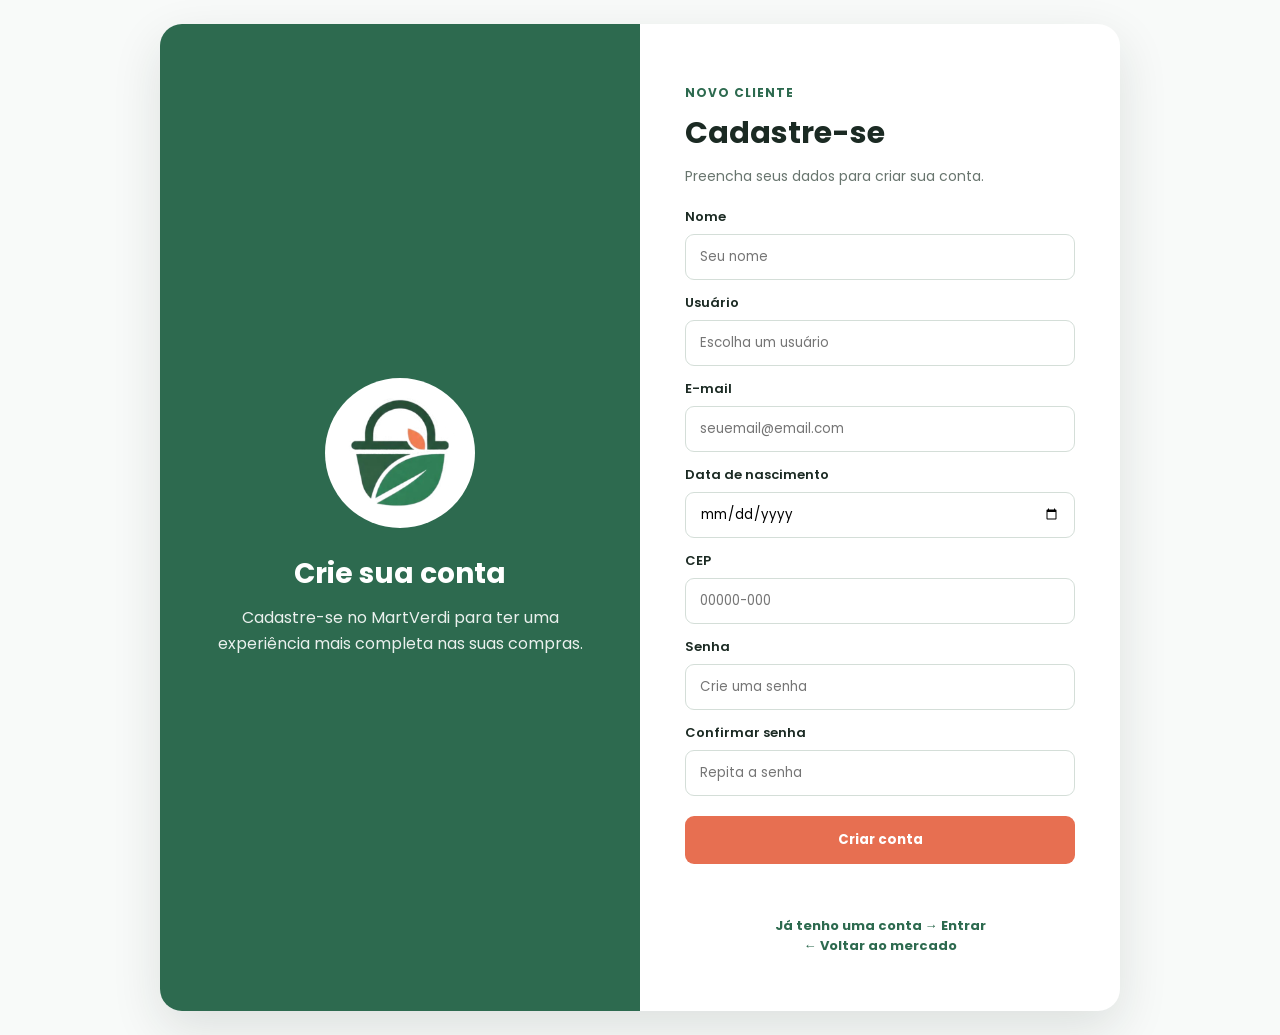
<file: backend/wwwroot/pages/cadastro.html>
<!DOCTYPE html>
<!-- CADASTRO: formulário de criação de conta do protótipo. -->

<html lang="pt-BR">
<head>
  <meta charset="UTF-8">
  <meta name="viewport" content="width=device-width, initial-scale=1.0">
  <title>Criar conta | MartVerdi</title>
  <link rel="preconnect" href="https://fonts.googleapis.com">
  <link rel="preconnect" href="https://fonts.gstatic.com" crossorigin>
  <link href="https://fonts.googleapis.com/css2?family=Poppins:wght@400;500;600;700&display=swap" rel="stylesheet">
  <style>
    *{box-sizing:border-box;margin:0;padding:0;font-family:Poppins,sans-serif}body{min-height:100vh;background:#F8FAF9;color:#1B2A23;display:flex;align-items:center;justify-content:center;padding:24px}.cadastro-page{width:min(960px,100%);display:grid;grid-template-columns:1fr 1fr;background:#fff;border-radius:22px;overflow:hidden;box-shadow:0 18px 50px rgba(27,42,35,.12)}.cadastro-brand{background:#2D6A4F;color:#fff;padding:55px 45px;display:flex;flex-direction:column;justify-content:center;align-items:center;text-align:center}.cadastro-brand img{width:150px;height:150px;object-fit:contain;background:#fff;border-radius:50%;padding:15px;margin-bottom:25px}.cadastro-brand h1{font-size:28px;margin-bottom:10px}.cadastro-brand p{opacity:.9;line-height:1.6}.cadastro-form{padding:55px 45px}.kicker{font-size:12px;color:#2D6A4F;font-weight:700;letter-spacing:1px}.cadastro-form h2{font-size:30px;margin:7px 0 10px}.intro{color:#68756E;font-size:14px;margin-bottom:20px}label{display:block;font-size:13px;font-weight:600;margin:13px 0 7px}.field{width:100%;height:46px;border:1px solid #D4DED8;border-radius:9px;padding:0 14px;outline:none}.field:focus{border-color:#2D6A4F;box-shadow:0 0 0 3px rgba(45,106,79,.1)}.btn{width:100%;height:48px;border:0;border-radius:9px;background:#E76F51;color:#fff;font-weight:700;margin-top:20px;cursor:pointer}.btn:hover{background:#D85B3B}.links{margin-top:18px;text-align:center;font-size:13px}.links a{color:#2D6A4F;font-weight:700;text-decoration:none}.mensagem{margin-top:14px;min-height:20px;font-size:13px;font-weight:600}@media(max-width:700px){.cadastro-page{grid-template-columns:1fr}.cadastro-brand{padding:35px}.cadastro-brand img{width:100px;height:100px}.cadastro-form{padding:35px 25px}}
  </style>
  <link rel="icon" type="image/png" href="../favicon.png">
</head>
<body>
  <main class="cadastro-page">
    <section class="cadastro-brand"><img src="../assets/img/martverdi-icon.png" alt="Logo MartVerdi"><h1>Crie sua conta</h1><p>Cadastre-se no MartVerdi para ter uma experiência mais completa nas suas compras.</p></section>
    <section class="cadastro-form">
      <span class="kicker">NOVO CLIENTE</span><h2>Cadastre-se</h2><p class="intro">Preencha seus dados para criar sua conta.</p>
      <form id="cadastroForm">
        <label for="nome">Nome</label><input class="field" id="nome" required placeholder="Seu nome">
        <label for="usuario">Usuário</label><input class="field" id="usuario" required placeholder="Escolha um usuário">
        <label for="email">E-mail</label><input class="field" id="email" type="email" required placeholder="seuemail@email.com">
        <label for="dataNascimento">Data de nascimento</label><input class="field" id="dataNascimento" type="date" required>
        <label for="cep">CEP</label><input class="field" id="cep" inputmode="numeric" maxlength="9" required placeholder="00000-000">
        <label for="senha">Senha</label><input class="field" id="senha" type="password" required placeholder="Crie uma senha">
        <label for="confirmar">Confirmar senha</label><input class="field" id="confirmar" type="password" required placeholder="Repita a senha">
        <button class="btn" type="submit">Criar conta</button>
      </form>
      <p id="mensagem" class="mensagem"></p>
      <div class="links"><a href="./login.html">Já tenho uma conta → Entrar</a><br><a href="../index.html">← Voltar ao mercado</a></div>
    </section>
  </main>
  <script>
    document.getElementById('cadastroForm').addEventListener('submit',function(e){
      e.preventDefault();
      const nome=document.getElementById('nome').value.trim(),usuario=document.getElementById('usuario').value.trim(),email=document.getElementById('email').value.trim(),dataNascimento=document.getElementById('dataNascimento').value,cep=document.getElementById('cep').value.trim(),senha=document.getElementById('senha').value,confirmar=document.getElementById('confirmar').value,m=document.getElementById('mensagem');
      let usuarios=JSON.parse(localStorage.getItem('martverdiUsuarios')||'[]');
      if(cep.replace(/\D/g,'').length!==8){m.textContent='Digite um CEP válido.';m.style.color='#D85B3B';return;}if(senha!==confirmar){m.textContent='As senhas não coincidem.';m.style.color='#D85B3B';return;}
      if(usuario.toLowerCase()==='admin'||usuarios.some(u=>u.usuario.toLowerCase()===usuario.toLowerCase())){m.textContent='Esse usuário já está cadastrado.';m.style.color='#D85B3B';return;}
      usuarios.push({nome,usuario,email,dataNascimento,cep,senha});localStorage.setItem('martverdiUsuarios',JSON.stringify(usuarios));localStorage.setItem('usuarioLogado',usuario);localStorage.setItem('martverdiCep',cep);m.textContent='Conta criada com sucesso!';m.style.color='#2D6A4F';setTimeout(()=>window.location.href='../index.html',700);
    });
    const cepCadastro=document.getElementById('cep');
    cepCadastro.addEventListener('input',function(){const n=this.value.replace(/\D/g,'').slice(0,8);this.value=n.length>5?n.slice(0,5)+'-'+n.slice(5):n;});
  </script>
</body>
</html>
</file>
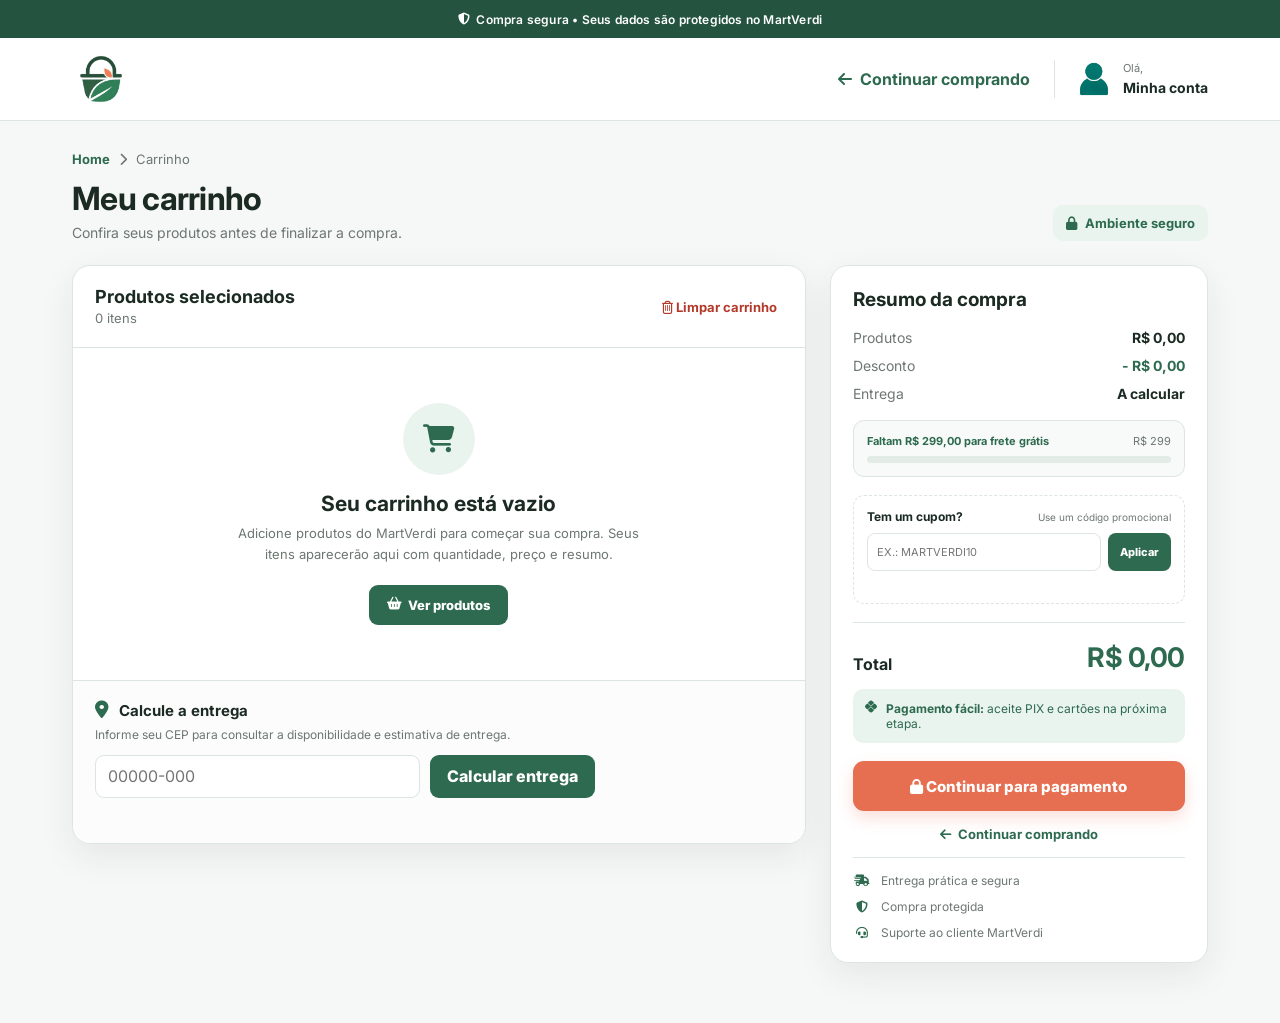
<file: backend/wwwroot/pages/carrinho.html>
<!DOCTYPE html>
<!-- CARRINHO: itens, quantidades, frete, cupom e resumo da compra. -->

<html lang="pt-BR">
<head>
  <meta charset="UTF-8">
  <meta name="viewport" content="width=device-width, initial-scale=1.0">
  <meta name="theme-color" content="#2D6A4F">
  <title>Carrinho | MartVerdi</title>
  <link rel="icon" type="image/png" href="../favicon.png">
  <link rel="preconnect" href="https://fonts.googleapis.com">
  <link rel="preconnect" href="https://fonts.gstatic.com" crossorigin>
  <link href="https://fonts.googleapis.com/css2?family=Inter:wght@400;500;600;700;800&display=swap" rel="stylesheet">
  <link rel="stylesheet" href="https://cdnjs.cloudflare.com/ajax/libs/font-awesome/6.5.2/css/all.min.css">
  <style>
    :root{
      --green:#2D6A4F;
      --green-dark:#24543F;
      --green-soft:#EAF4EE;
      --orange:#E76F51;
      --orange-dark:#D85B3B;
      --yellow:#F4A261;
      --bg:#F6F8F7;
      --white:#fff;
      --text:#1B2A23;
      --muted:#6D7772;
      --border:#DDE5E0;
      --shadow:0 12px 35px rgba(27,42,35,.08);
    }
    *{box-sizing:border-box}
    body{margin:0;font-family:Inter,Arial,sans-serif;background:var(--bg);color:var(--text)}
    button,input{font:inherit}
    a{color:inherit}

    .topbar{background:var(--green-dark);color:#fff;height:38px;display:flex;align-items:center;justify-content:center;font-size:12px;font-weight:600;letter-spacing:.2px}
    .header{background:#fff;border-bottom:1px solid var(--border);position:sticky;top:0;z-index:10}
    .header-inner{max-width:1180px;margin:auto;min-height:78px;padding:12px 22px;display:flex;align-items:center;gap:24px}
    .logo{display:flex;align-items:center;justify-content:center;width:58px;height:58px;flex:none}
    .logo img{width:52px;height:52px;object-fit:contain}
    .back{display:inline-flex;align-items:center;gap:8px;text-decoration:none;color:var(--green);font-weight:700;margin-left:auto}
    .account{display:flex;align-items:center;gap:10px;text-decoration:none;border-left:1px solid var(--border);padding-left:20px}
    .account img{width:38px;height:38px;object-fit:contain}
    .account small{display:block;color:var(--muted);font-size:11px;margin-bottom:2px}
    .account strong{font-size:14px}

    .container{max-width:1180px;margin:0 auto;padding:30px 22px 60px}
    .breadcrumb{display:flex;gap:9px;align-items:center;color:var(--muted);font-size:13px;margin-bottom:12px}
    .breadcrumb a{text-decoration:none;color:var(--green);font-weight:700}
    .title-row{display:flex;justify-content:space-between;align-items:end;gap:20px;margin-bottom:24px}
    h1{font-size:32px;margin:0 0 6px;letter-spacing:-.7px}
    .subtitle{margin:0;color:var(--muted);font-size:14px}
    .security{display:flex;align-items:center;gap:8px;color:var(--green);font-size:13px;font-weight:700;background:var(--green-soft);padding:10px 13px;border-radius:10px}

    .layout{display:grid;grid-template-columns:minmax(0,1.65fr) minmax(320px,.85fr);gap:24px;align-items:start}
    .card{background:#fff;border:1px solid var(--border);border-radius:18px;box-shadow:var(--shadow)}
    .cart-card{overflow:hidden}
    .cart-head{padding:20px 22px;border-bottom:1px solid var(--border);display:flex;justify-content:space-between;align-items:center;gap:12px}
    .cart-head h2{margin:0;font-size:18px}
    .cart-head span{font-size:13px;color:var(--muted)}
    .clear-btn{border:0;background:none;color:#B33A2B;font-weight:700;cursor:pointer;font-size:13px}
    .clear-btn:hover{text-decoration:underline}

    .item{display:grid;grid-template-columns:90px minmax(0,1fr) auto;gap:18px;align-items:center;padding:20px 22px;border-bottom:1px solid #EDF1EE}
    .item:last-child{border-bottom:0}
    .item-img{width:90px;height:90px;border:1px solid #E5EBE7;border-radius:13px;background:#fff;display:flex;align-items:center;justify-content:center;padding:7px}
    .item-img img{width:100%;height:100%;object-fit:contain;border-radius:8px}
    .item-main{min-width:0}
    .item-category{font-size:11px;color:var(--green);font-weight:800;text-transform:uppercase;letter-spacing:.5px;margin-bottom:5px}
    .item-name{font-size:15px;font-weight:700;line-height:1.35;margin:0 0 5px}
    .item-note{font-size:12px;color:var(--muted);margin-bottom:12px}
    .item-actions{display:flex;align-items:center;gap:14px}
    .qty{height:36px;border:1px solid var(--border);border-radius:9px;display:flex;align-items:center;overflow:hidden;background:#fff}
    .qty button{width:34px;height:100%;border:0;background:#F5F8F6;color:var(--green);font-weight:800;cursor:pointer}
    .qty button:hover{background:var(--green-soft)}
    .qty span{width:35px;text-align:center;font-weight:700;font-size:13px}
    .remove{border:0;background:none;color:var(--muted);cursor:pointer;font-size:12px;font-weight:600}
    .remove:hover{color:#B33A2B}
    .item-price{text-align:right;white-space:nowrap}
    .item-unit{font-size:11px;color:var(--muted);margin-bottom:4px}
    .item-total{font-size:17px;font-weight:800;color:var(--green)}

    .delivery{padding:20px 22px;border-top:1px solid var(--border);background:#FBFCFB}
    .delivery-title{display:flex;gap:10px;align-items:center;margin-bottom:7px}
    .delivery-title i{color:var(--green);font-size:18px}
    .delivery-title strong{font-size:15px}
    .delivery p{margin:0 0 13px;color:var(--muted);font-size:12px}
    .cep-row{display:flex;gap:10px;max-width:500px}
    .cep-row input{height:43px;flex:1;border:1px solid var(--border);border-radius:9px;padding:0 12px;outline:none}
    .cep-row input:focus{border-color:var(--green);box-shadow:0 0 0 3px rgba(45,106,79,.1)}
    .cep-row button{height:43px;border:0;border-radius:9px;padding:0 17px;background:var(--green);color:#fff;font-weight:800;cursor:pointer}
    .cep-row button:hover{background:var(--green-dark)}
    .cep-message{font-size:12px;margin-top:9px;color:var(--green);font-weight:600;min-height:16px}

    .summary{padding:22px;position:sticky;top:104px}
    .summary h2{font-size:19px;margin:0 0 18px}
    .summary-row{display:flex;justify-content:space-between;gap:15px;margin:11px 0;font-size:14px}
    .summary-row span:first-child{color:var(--muted)}
    .summary-row strong{font-weight:700}
    .discount{color:var(--green)!important}
    .free{color:var(--green);font-weight:800}
    .divider{height:1px;background:var(--border);margin:18px 0}
    .total-row{display:flex;justify-content:space-between;align-items:end;gap:12px}
    .total-row span{font-weight:700}
    .total-row strong{font-size:27px;color:var(--green);letter-spacing:-.5px}
    .pix{margin-top:15px;padding:12px;border-radius:10px;background:var(--green-soft);font-size:12px;color:var(--green);display:flex;gap:9px;align-items:flex-start}
    .checkout{width:100%;height:50px;margin-top:18px;border:0;border-radius:11px;background:var(--orange);color:#fff;font-weight:800;cursor:pointer;font-size:15px;box-shadow:0 7px 16px rgba(231,111,81,.22)}
    .checkout:hover{background:var(--orange-dark);transform:translateY(-1px)}
    .continue{display:flex;justify-content:center;align-items:center;gap:7px;margin-top:15px;color:var(--green);font-weight:700;text-decoration:none;font-size:13px}
    .frete-progresso{margin:18px 0;padding:13px;border-radius:11px;background:#F7FAF8;border:1px solid var(--border)}
    .frete-progresso-top{display:flex;justify-content:space-between;gap:10px;font-size:11px;margin-bottom:8px}.frete-progresso-top strong{color:var(--green)}.frete-progresso-top span{color:var(--muted)}.barra-frete{height:7px;background:#E3EBE6;border-radius:99px;overflow:hidden}.barra-frete span{display:block;height:100%;width:0;background:var(--green);border-radius:99px;transition:.3s}
    .cupom-box{margin:15px 0;padding:13px;border:1px dashed var(--border);border-radius:11px}.cupom-box>div:first-child{display:flex;justify-content:space-between;gap:8px;align-items:center}.cupom-box strong{font-size:12px}.cupom-box span{font-size:10px;color:var(--muted)}.cupom-row{display:flex;gap:7px;margin-top:9px}.cupom-row input{flex:1;min-width:0;height:38px;border:1px solid var(--border);border-radius:8px;padding:0 9px;text-transform:uppercase;font-size:11px}.cupom-row button{border:0;border-radius:8px;background:var(--green);color:#fff;font-weight:800;padding:0 12px;font-size:11px}.cupom-box small{display:block;margin-top:7px;font-size:10px;color:var(--green);min-height:12px}
    .benefits{margin-top:15px;padding-top:15px;border-top:1px solid var(--border);display:grid;gap:11px}
    .benefit{display:flex;gap:10px;align-items:center;font-size:12px;color:var(--muted)}
    .benefit i{color:var(--green);width:18px;text-align:center}

    .empty{padding:55px 25px;text-align:center}
    .empty-icon{width:72px;height:72px;border-radius:50%;background:var(--green-soft);color:var(--green);display:flex;align-items:center;justify-content:center;margin:0 auto 16px;font-size:28px}
    .empty h2{margin:0 0 7px;font-size:21px}
    .empty p{margin:0 auto 20px;color:var(--muted);font-size:13px;max-width:420px;line-height:1.6}
    .empty a{display:inline-flex;background:var(--green);color:#fff;text-decoration:none;padding:12px 18px;border-radius:9px;font-weight:800;font-size:13px}

    .toast{position:fixed;right:22px;bottom:22px;background:var(--green-dark);color:#fff;padding:13px 17px;border-radius:11px;box-shadow:0 10px 30px rgba(0,0,0,.2);font-size:13px;font-weight:700;opacity:0;transform:translateY(10px);pointer-events:none;transition:.25s;z-index:50}
    .toast.show{opacity:1;transform:translateY(0)}

    @media(max-width:900px){
      .layout{grid-template-columns:1fr}
      .summary{position:static}
    }
    @media(max-width:650px){
      .topbar{font-size:10px;padding:0 12px;text-align:center}
      .header-inner{padding:10px 15px;gap:12px}
      .logo{width:46px;height:46px}.logo img{width:44px;height:44px}
      .account{padding-left:10px}.account div{display:none}
      .back{font-size:12px}
      .container{padding:22px 14px 40px}
      .title-row{align-items:flex-start;flex-direction:column}.security{font-size:11px}
      h1{font-size:27px}
      .item{grid-template-columns:70px 1fr;gap:13px;padding:16px}
      .item-img{width:70px;height:70px;grid-row:span 2}
      .item-price{grid-column:2;text-align:left}
      .item-actions{flex-wrap:wrap}
      .cart-head,.delivery,.summary{padding:17px}
      .cep-row{flex-direction:column}.cep-row button{width:100%}
    }
  </style>
<script>
  // NAVEGAÇÃO: volta à página inicial de forma segura a partir do carrinho.
  function voltarParaInicio(event) {
    if (event) event.preventDefault();
    window.location.assign('../index.html');
  }
</script>
</head>
<body>
  <div class="topbar"><i class="fa-solid fa-shield-halved"></i>&nbsp; Compra segura • Seus dados são protegidos no MartVerdi</div>

  <header class="header">
    <div class="header-inner">
      <a class="logo" href="../index.html" onclick="voltarParaInicio(event)" aria-label="MartVerdi"><img src="../assets/img/martverdi-icon.png" alt="MartVerdi"></a>
      <a class="back" href="../index.html" onclick="voltarParaInicio(event)"><i class="fa-solid fa-arrow-left"></i> Continuar comprando</a>
      <a class="account" href="./painel.html" aria-label="Minha conta">
        <img src="../assets/img/conta.png" alt="Minha conta">
        <div><small>Olá,</small><strong id="nomeConta">Minha conta</strong></div>
      </a>
    </div>
  </header>

  <main class="container">
    <div class="breadcrumb"><a href="../index.html" onclick="voltarParaInicio(event)">Home</a><i class="fa-solid fa-chevron-right"></i><span>Carrinho</span></div>
    <div class="title-row">
      <div>
        <h1>Meu carrinho</h1>
        <p class="subtitle">Confira seus produtos antes de finalizar a compra.</p>
      </div>
      <div class="security"><i class="fa-solid fa-lock"></i> Ambiente seguro</div>
    </div>

    <div id="conteudoCarrinho" class="layout">
      <section class="card cart-card">
        <div class="cart-head">
          <div><h2>Produtos selecionados</h2><span id="contadorItens">0 itens</span></div>
          <button class="clear-btn" id="limparBtn" type="button"><i class="fa-regular fa-trash-can"></i> Limpar carrinho</button>
        </div>
        <div id="listaCarrinho"></div>
        <div class="delivery">
          <div class="delivery-title"><i class="fa-solid fa-location-dot"></i><strong>Calcule a entrega</strong></div>
          <p>Informe seu CEP para consultar a disponibilidade e estimativa de entrega.</p>
          <div class="cep-row">
            <input id="cepCarrinho" inputmode="numeric" maxlength="9" placeholder="00000-000" aria-label="CEP para entrega">
            <button id="calcularCep" type="button">Calcular entrega</button>
          </div>
          <div class="cep-message" id="cepMensagem"></div>
        </div>
      </section>

      <aside class="card summary">
        <h2>Resumo da compra</h2>
        <div class="summary-row"><span>Produtos</span><strong id="subtotal">R$ 0,00</strong></div>
        <div class="summary-row"><span>Desconto</span><strong class="discount" id="desconto">- R$ 0,00</strong></div>
        <div class="summary-row"><span>Entrega</span><strong id="frete">A calcular</strong></div>
        <div class="frete-progresso" id="freteProgresso"><div class="frete-progresso-top"><strong id="freteProgressoTexto">Faltam R$ 299,00 para frete grátis</strong><span>R$ 299</span></div><div class="barra-frete"><span id="barraFrete"></span></div></div>
        <div class="cupom-box"><div><strong>Tem um cupom?</strong><span>Use um código promocional</span></div><div class="cupom-row"><input id="cupomInput" placeholder="Ex.: MARTVERDI10"><button id="aplicarCupom" type="button">Aplicar</button></div><small id="cupomMensagem"></small></div>
        <div class="divider"></div>
        <div class="total-row"><span>Total</span><strong id="total">R$ 0,00</strong></div>
        <div class="pix"><i class="fa-brands fa-pix"></i><span><strong>Pagamento fácil:</strong> aceite PIX e cartões na próxima etapa.</span></div>
        <button class="checkout" id="finalizarBtn" type="button"><i class="fa-solid fa-lock"></i> Continuar para pagamento</button>
        <a class="continue" href="../index.html" onclick="voltarParaInicio(event)"><i class="fa-solid fa-arrow-left"></i> Continuar comprando</a>
        <div class="benefits">
          <div class="benefit"><i class="fa-solid fa-truck-fast"></i><span>Entrega prática e segura</span></div>
          <div class="benefit"><i class="fa-solid fa-shield-halved"></i><span>Compra protegida</span></div>
          <div class="benefit"><i class="fa-solid fa-headset"></i><span>Suporte ao cliente MartVerdi</span></div>
        </div>
      </aside>
    </div>
  </main>

  <div class="toast" id="toast"></div>

  <script>
    (function(){
      const lista = document.getElementById('listaCarrinho');
      const contador = document.getElementById('contadorItens');
      const subtotalEl = document.getElementById('subtotal');
      const descontoEl = document.getElementById('desconto');
      const freteEl = document.getElementById('frete');
      const totalEl = document.getElementById('total');
      const cepInput = document.getElementById('cepCarrinho');
      const cepMsg = document.getElementById('cepMensagem');
      const toast = document.getElementById('toast');
      // CUPOM: código demonstrativo para mostrar a lógica de promoção no protótipo.
      let cupomAtivo = localStorage.getItem('martverdiCupom') === 'MARTVERDI10';

      let itens = JSON.parse(localStorage.getItem('carrinhoItens')) || [];

      function escapeHtml(valor){
        return String(valor ?? '').replace(/[&<>'"]/g, function(c){return {'&':'&amp;','<':'&lt;','>':'&gt;',"'":'&#39;','"':'&quot;'}[c]});
      }
      function numeroPreco(valor){
        if(typeof valor === 'number') return valor;
        const limpo = String(valor || '').replace(/[^0-9,.-]/g,'').replace(/\./g,'').replace(',','.');
        return Number(limpo) || 0;
      }
      function moeda(valor){return valor.toLocaleString('pt-BR',{style:'currency',currency:'BRL'});}
      function salvar(){
        localStorage.setItem('carrinhoItens', JSON.stringify(itens));
        localStorage.setItem('carrinho', itens.length);
      }
      function agrupar(){
        const mapa = new Map();
        itens.forEach(function(item){
          const chave = item.nome + '|' + item.preco;
          if(!mapa.has(chave)) mapa.set(chave,{...item,quantidade:0});
          mapa.get(chave).quantidade++;
        });
        return Array.from(mapa.values());
      }
      function mostrarToast(msg){
        toast.textContent=msg; toast.classList.add('show');
        clearTimeout(window.mvToast); window.mvToast=setTimeout(()=>toast.classList.remove('show'),2200);
      }
      function atualizar(){
        const grupos = agrupar();
        const qtdTotal = itens.length;
        contador.textContent = qtdTotal + (qtdTotal === 1 ? ' item' : ' itens');

        if(!grupos.length){
          lista.innerHTML = '<div class="empty"><div class="empty-icon"><i class="fa-solid fa-cart-shopping"></i></div><h2>Seu carrinho está vazio</h2><p>Adicione produtos do MartVerdi para começar sua compra. Seus itens aparecerão aqui com quantidade, preço e resumo.</p><a href="../index.html" onclick="voltarParaInicio(event)"><i class="fa-solid fa-basket-shopping"></i>&nbsp; Ver produtos</a></div>';
          subtotalEl.textContent='R$ 0,00'; descontoEl.textContent='- R$ 0,00'; freteEl.textContent='A calcular'; totalEl.textContent='R$ 0,00';
          return;
        }

        lista.innerHTML = grupos.map(function(item,index){
          const preco = numeroPreco(item.preco);
          const totalItem = preco * item.quantidade;
          return '<article class="item">' +
            '<div class="item-img"><img src="'+escapeHtml(item.imagem || '')+'" alt="'+escapeHtml(item.nome)+'"></div>' +
            '<div class="item-main"><div class="item-category">Produto MartVerdi</div><h3 class="item-name">'+escapeHtml(item.nome)+'</h3><div class="item-note">Preço unitário: '+moeda(preco)+'</div>' +
            '<div class="item-actions"><div class="qty"><button type="button" data-action="minus" data-index="'+index+'" aria-label="Diminuir quantidade">−</button><span>'+item.quantidade+'</span><button type="button" data-action="plus" data-index="'+index+'" aria-label="Aumentar quantidade">+</button></div><button class="remove" type="button" data-action="remove" data-index="'+index+'"><i class="fa-regular fa-trash-can"></i> Remover</button></div></div>' +
            '<div class="item-price"><div class="item-unit">'+item.quantidade+' × '+moeda(preco)+'</div><div class="item-total">'+moeda(totalItem)+'</div></div>' +
          '</article>';
        }).join('');

        let subtotal = 0; grupos.forEach(i=>subtotal += numeroPreco(i.preco)*i.quantidade);
        const descontoBase = subtotal >= 150 ? subtotal * .05 : 0;
        const descontoCupom = cupomAtivo ? subtotal * .10 : 0;
        const desconto = descontoBase + descontoCupom;
        const frete = subtotal >= 299 ? 0 : 12.90;
        subtotalEl.textContent=moeda(subtotal);
        descontoEl.textContent=desconto ? '- '+moeda(desconto) : '- R$ 0,00';
        freteEl.innerHTML = subtotal >= 299 ? '<span class="free">Grátis</span>' : moeda(frete);
        totalEl.textContent=moeda(Math.max(0,subtotal-desconto+frete));
        const barra = document.getElementById('barraFrete');
        const textoFrete = document.getElementById('freteProgressoTexto');
        const percentual = Math.min(100,(subtotal/299)*100);
        if(barra) barra.style.width=percentual+'%';
        if(textoFrete) textoFrete.textContent = subtotal >= 299 ? 'Você ganhou frete grátis!' : 'Faltam '+moeda(299-subtotal)+' para frete grátis';
        const cupomMsg=document.getElementById('cupomMensagem');
        if(cupomMsg && cupomAtivo) cupomMsg.textContent='Cupom MARTVERDI10 aplicado: 10% de desconto.';
      }

      lista.addEventListener('click',function(e){
        const btn=e.target.closest('[data-action]'); if(!btn) return;
        const grupos=agrupar(); const idx=Number(btn.dataset.index); const item=grupos[idx]; if(!item) return;
        const key=item.nome+'|'+item.preco;
        if(btn.dataset.action==='plus') itens.push({...item});
        if(btn.dataset.action==='minus'){
          const pos=itens.findIndex(x=>x.nome+'|'+x.preco===key); if(pos>=0) itens.splice(pos,1);
        }
        if(btn.dataset.action==='remove') itens=itens.filter(x=>x.nome+'|'+x.preco!==key);
        salvar(); atualizar();
      });

      document.getElementById('limparBtn').addEventListener('click',function(){
        if(!itens.length) return;
        if(confirm('Deseja realmente limpar todos os itens do carrinho?')){itens=[];salvar();atualizar();mostrarToast('Carrinho limpo.');}
      });

      function formatarCep(v){
        const n=v.replace(/\D/g,'').slice(0,8); return n.length>5?n.slice(0,5)+'-'+n.slice(5):n;
      }
      cepInput.value=localStorage.getItem('martverdiCep') || '';
      cepInput.addEventListener('input',()=>cepInput.value=formatarCep(cepInput.value));
      document.getElementById('calcularCep').addEventListener('click',function(){
        const cep=formatarCep(cepInput.value);
        if(cep.length!==9){cepMsg.textContent='Digite um CEP válido com 8 números.';cepMsg.style.color='#B33A2B';return;}
        localStorage.setItem('martverdiCep',cep);
        const grupos=agrupar(); let subtotal=0;grupos.forEach(i=>subtotal+=numeroPreco(i.preco)*i.quantidade);
        freteEl.innerHTML=subtotal>=299?'<span class="free">Grátis</span>':moeda(12.90); atualizar();
        cepMsg.textContent=subtotal>=299?'Entrega grátis para o CEP '+cep+'.':'Entrega estimada para o CEP '+cep+': '+moeda(12.90)+'.';
        cepMsg.style.color='#2D6A4F';
        mostrarToast('CEP salvo para esta compra.');
      });

      // CUPOM: MARTVERDI10 concede 10% de desconto no protótipo.
      document.getElementById('aplicarCupom')?.addEventListener('click',function(){
        const campo=document.getElementById('cupomInput'); const msg=document.getElementById('cupomMensagem'); const codigo=(campo.value||'').trim().toUpperCase();
        if(codigo==='MARTVERDI10'){cupomAtivo=true;localStorage.setItem('martverdiCupom',codigo);msg.textContent='Cupom aplicado com sucesso!';msg.style.color='#2D6A4F';atualizar();}
        else{cupomAtivo=false;localStorage.removeItem('martverdiCupom');msg.textContent='Cupom não encontrado. Tente MARTVERDI10.';msg.style.color='#B33A2B';atualizar();}
      });

      document.getElementById('finalizarBtn').addEventListener('click',function(){
        if(!itens.length){mostrarToast('Adicione pelo menos um produto ao carrinho.');return;}
        if(!localStorage.getItem('usuarioLogado')){localStorage.setItem('martverdiDestinoLogin',window.location.href);window.location.href='./login.html';return;}
        if(!localStorage.getItem('martverdiCep')){cepInput.focus();cepMsg.textContent='Informe seu CEP antes de continuar.';cepMsg.style.color='#B33A2B';return;}
        // PAGAMENTO: leva o usuário para uma tela de checkout simulada.
        window.location.href='./pagamento.html';
      });

      const usuario=localStorage.getItem('usuarioLogado'); if(usuario) document.getElementById('nomeConta').textContent=usuario;
      atualizar();
    })();
  </script>
</body>
</html>
</file>
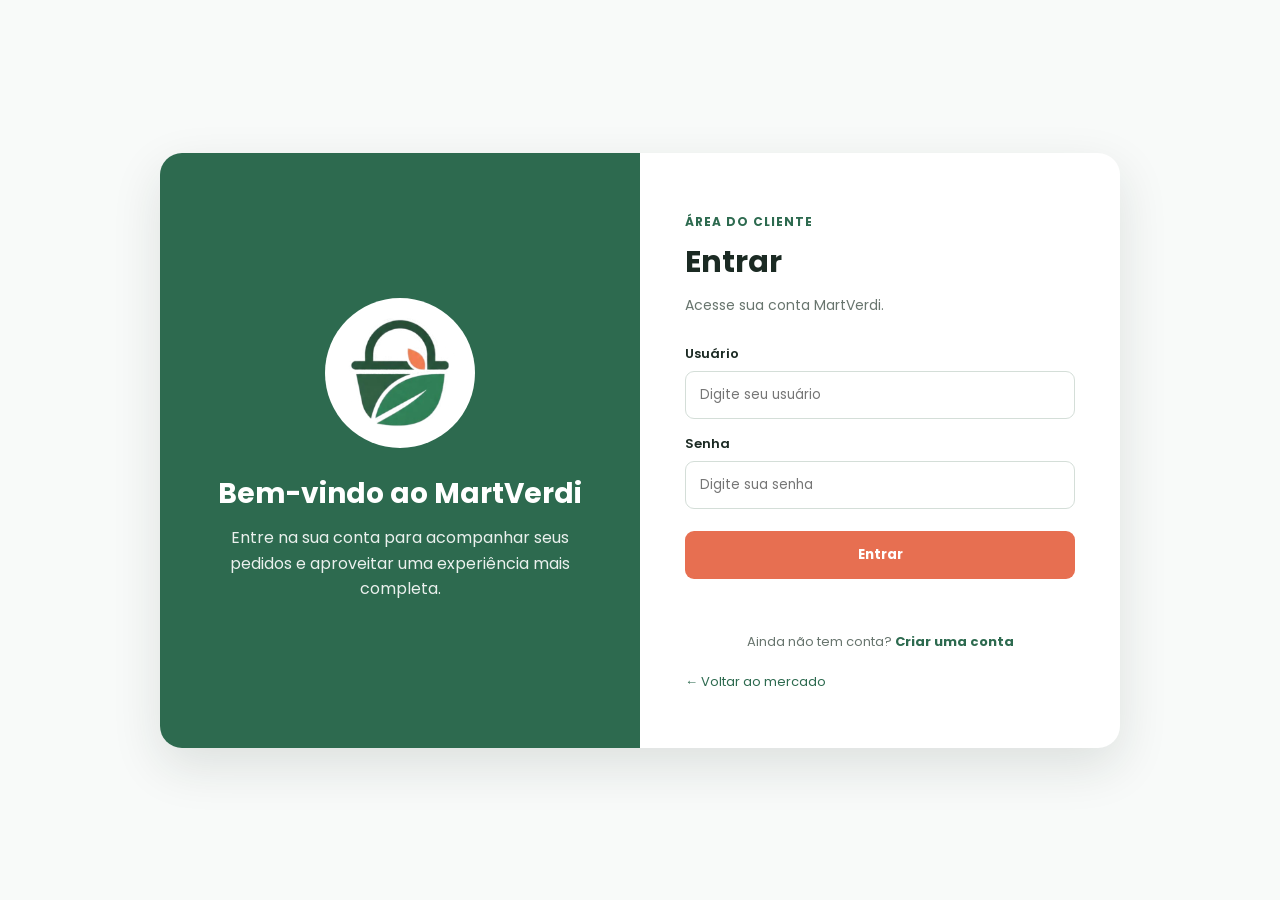
<file: backend/wwwroot/pages/login.html>
<!DOCTYPE html>
<!-- LOGIN: formulário de entrada do usuário e redirecionamento para a conta. -->

<html lang="pt-BR">
<head>
  <meta charset="UTF-8">
  <meta name="viewport" content="width=device-width, initial-scale=1.0">
  <title>Entrar | MartVerdi</title>
  <link rel="preconnect" href="https://fonts.googleapis.com">
  <link rel="preconnect" href="https://fonts.gstatic.com" crossorigin>
  <link href="https://fonts.googleapis.com/css2?family=Poppins:wght@400;500;600;700&display=swap" rel="stylesheet">
  <style>
    *{box-sizing:border-box;margin:0;padding:0;font-family:Poppins,sans-serif}
    body{min-height:100vh;background:#F8FAF9;color:#1B2A23;display:flex;align-items:center;justify-content:center;padding:24px}
    .login-page{width:min(960px,100%);display:grid;grid-template-columns:1fr 1fr;background:#fff;border-radius:22px;overflow:hidden;box-shadow:0 18px 50px rgba(27,42,35,.12)}
    .login-brand{background:#2D6A4F;color:#fff;padding:55px 45px;display:flex;flex-direction:column;justify-content:center;align-items:center;text-align:center}
    .login-brand img{width:150px;height:150px;object-fit:contain;background:#fff;border-radius:50%;padding:15px;margin-bottom:25px}
    .login-brand h1{font-size:28px;margin-bottom:10px}.login-brand p{opacity:.9;line-height:1.6}
    .login-form{padding:55px 45px}.kicker{font-size:12px;color:#2D6A4F;font-weight:700;letter-spacing:1px}.login-form h2{font-size:30px;margin:7px 0 10px}.intro{color:#68756E;font-size:14px;margin-bottom:28px}
    label{display:block;font-size:13px;font-weight:600;margin:15px 0 7px}.field{width:100%;height:48px;border:1px solid #D4DED8;border-radius:9px;padding:0 14px;outline:none}.field:focus{border-color:#2D6A4F;box-shadow:0 0 0 3px rgba(45,106,79,.1)}
    .btn-login{width:100%;height:48px;border:0;border-radius:9px;background:#E76F51;color:#fff;font-weight:700;margin-top:22px;cursor:pointer}.btn-login:hover{background:#D85B3B}
    .cadastro{margin-top:18px;text-align:center;font-size:13px;color:#68756E}.cadastro a{color:#2D6A4F;font-weight:700;text-decoration:none}.voltar{display:inline-block;margin-top:20px;color:#2D6A4F;text-decoration:none;font-size:13px}
    #mensagem{margin-top:15px;font-size:13px;font-weight:600;min-height:20px}
    @media(max-width:700px){.login-page{grid-template-columns:1fr}.login-brand{padding:35px}.login-brand img{width:100px;height:100px}.login-form{padding:35px 25px}}
  </style>
  <link rel="icon" type="image/png" href="../favicon.png">
</head>
<body>
  <main class="login-page">
    <section class="login-brand">
      <img src="../assets/img/martverdi-icon.png" alt="Logo MartVerdi">
      <h1>Bem-vindo ao MartVerdi</h1>
      <p>Entre na sua conta para acompanhar seus pedidos e aproveitar uma experiência mais completa.</p>
    </section>
    <section class="login-form">
      <span class="kicker">ÁREA DO CLIENTE</span>
      <h2>Entrar</h2>
      <p class="intro">Acesse sua conta MartVerdi.</p>
      <form id="loginForm">
        <label for="usuario">Usuário</label>
        <input class="field" id="usuario" type="text" placeholder="Digite seu usuário" required>
        <label for="senha">Senha</label>
        <input class="field" id="senha" type="password" placeholder="Digite sua senha" required>
        <button class="btn-login" type="submit">Entrar</button>
      </form>
      <p id="mensagem"></p>
      <p class="cadastro">Ainda não tem conta? <a href="./cadastro.html">Criar uma conta</a></p>
      <a class="voltar" href="../index.html">← Voltar ao mercado</a>
    </section>
  </main>
  <script>
    const form=document.getElementById('loginForm');
    form.addEventListener('submit',function(e){
      e.preventDefault();
      const usuario=document.getElementById('usuario').value.trim();
      const senha=document.getElementById('senha').value;
      const mensagem=document.getElementById('mensagem');
      const usuarios=JSON.parse(localStorage.getItem('martverdiUsuarios')||'[]');
      const valido=(usuario==='admin'&&senha==='1234')||usuarios.some(u=>u.usuario===usuario&&u.senha===senha);
      if(valido){
        localStorage.setItem('usuarioLogado',usuario);
        const destino=localStorage.getItem('martverdiDestinoLogin');
        localStorage.removeItem('martverdiDestinoLogin');
        mensagem.textContent='Login realizado!';
        mensagem.style.color='#2D6A4F';
        setTimeout(()=>window.location.href=(destino || '../index.html'),600);
      }else{
        mensagem.textContent='Usuário ou senha incorretos.';
        mensagem.style.color='#D85B3B';
      }
    });
  </script>
</body>
</html>
</file>
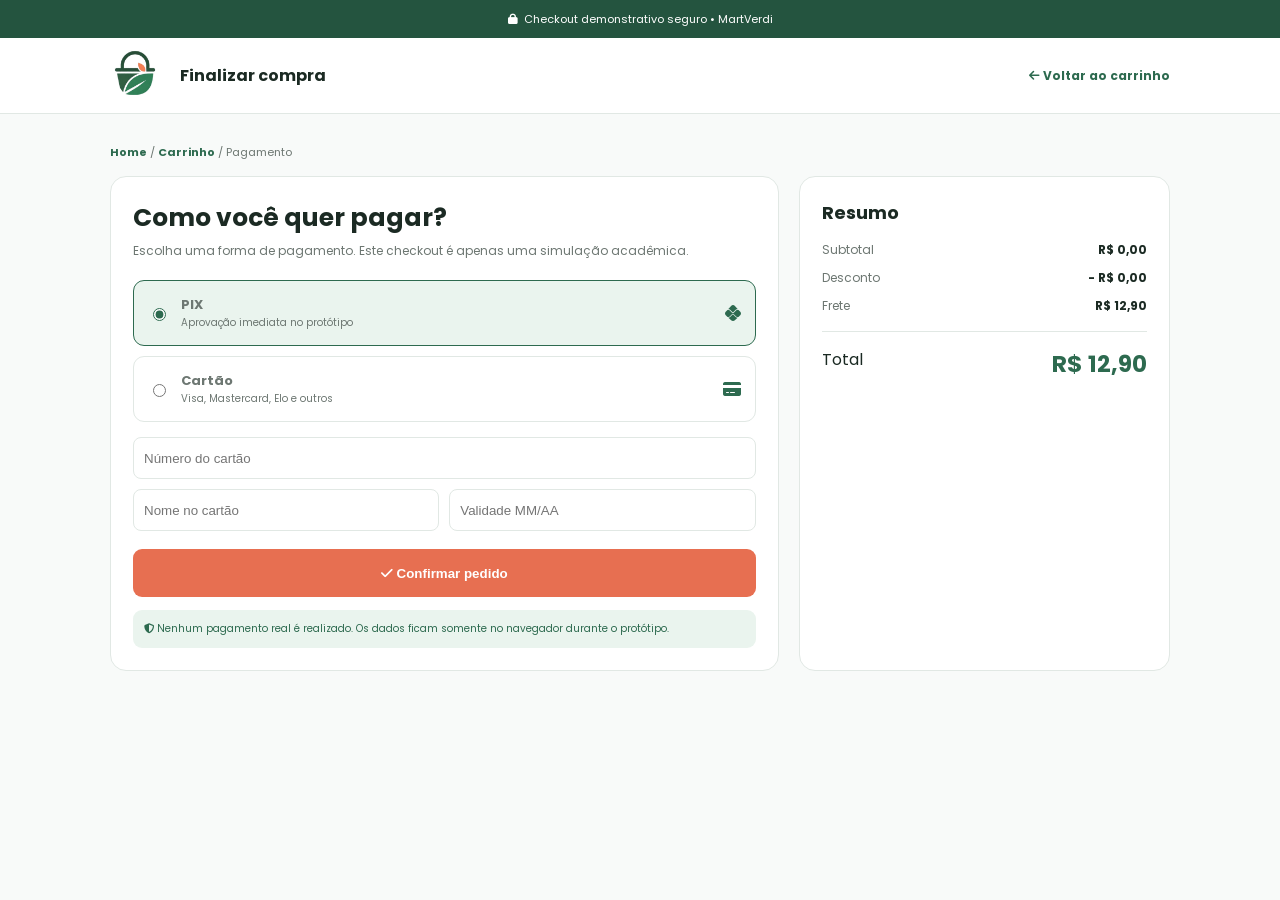
<file: backend/wwwroot/pages/pagamento.html>
<!DOCTYPE html>
<!-- PAGAMENTO: checkout demonstrativo com PIX/cartão e criação de pedido no localStorage. -->
<html lang="pt-BR">
<head><meta charset="UTF-8"><meta name="viewport" content="width=device-width,initial-scale=1.0"><meta name="theme-color" content="#2D6A4F"><title>Pagamento | MartVerdi</title><link rel="icon" href="../favicon.png"><link rel="preconnect" href="https://fonts.googleapis.com"><link rel="preconnect" href="https://fonts.gstatic.com" crossorigin><link href="https://fonts.googleapis.com/css2?family=Poppins:wght@400;500;600;700;800&display=swap" rel="stylesheet"><link rel="stylesheet" href="https://cdnjs.cloudflare.com/ajax/libs/font-awesome/6.5.2/css/all.min.css"><style>
:root{--green:#2D6A4F;--dark:#24543F;--orange:#E76F51;--bg:#F8FAF9;--text:#1B2A23;--muted:#6D7772;--line:#E1E8E4;--soft:#EAF4EE}*{box-sizing:border-box}body{margin:0;background:var(--bg);color:var(--text);font-family:Poppins,Arial,sans-serif}.top{height:38px;background:var(--dark);color:#fff;display:flex;align-items:center;justify-content:center;font-size:11px}.header{background:#fff;border-bottom:1px solid var(--line)}.header-in{max-width:1100px;margin:auto;min-height:75px;padding:10px 20px;display:flex;align-items:center;gap:20px}.header-in img{width:50px;height:50px;object-fit:contain}.header-in a{margin-left:auto;text-decoration:none;color:var(--green);font-size:12px;font-weight:700}.container{max-width:1100px;margin:auto;padding:30px 20px}.crumb{font-size:11px;color:var(--muted);margin-bottom:15px}.crumb a{color:var(--green);font-weight:700;text-decoration:none}.layout{display:grid;grid-template-columns:1.35fr .75fr;gap:20px}.card{background:#fff;border:1px solid var(--line);border-radius:16px;padding:22px}.card h1{font-size:25px;margin:0 0 5px}.sub{font-size:12px;color:var(--muted);margin:0 0 20px}.option{border:1px solid var(--line);border-radius:11px;padding:14px;margin:10px 0;display:flex;align-items:center;gap:12px;cursor:pointer}.option:has(input:checked){border-color:var(--green);background:var(--soft)}.option input{accent-color:var(--green)}.option strong{display:block;font-size:13px}.option span{display:block;color:var(--muted);font-size:10px}.fields{display:grid;grid-template-columns:1fr 1fr;gap:10px;margin-top:15px}.fields input{height:42px;border:1px solid var(--line);border-radius:8px;padding:0 10px;outline:0}.fields .full{grid-column:1/-1}.summary h2{margin:0 0 15px;font-size:18px}.row{display:flex;justify-content:space-between;margin:10px 0;font-size:12px}.row span{color:var(--muted)}.total{border-top:1px solid var(--line);margin-top:16px;padding-top:15px;display:flex;justify-content:space-between}.total strong{font-size:23px;color:var(--green)}.confirm{width:100%;height:48px;border:0;border-radius:9px;background:var(--orange);color:#fff;font-weight:800;margin-top:18px;cursor:pointer}.confirm:hover{background:#D85B3B}.secure{margin-top:13px;background:var(--soft);padding:11px;border-radius:9px;color:var(--green);font-size:10px}@media(max-width:760px){.layout{grid-template-columns:1fr}.fields{grid-template-columns:1fr}.fields .full{grid-column:auto}}
</style></head>
<body>
<div class="top"><i class="fa-solid fa-lock"></i>&nbsp; Checkout demonstrativo seguro • MartVerdi</div>
<header class="header"><div class="header-in"><a href="../index.html" style="margin:0"><img src="../assets/img/martverdi-icon.png" alt="MartVerdi"></a><strong>Finalizar compra</strong><a href="./carrinho.html"><i class="fa-solid fa-arrow-left"></i> Voltar ao carrinho</a></div></header>
<main class="container"><div class="crumb"><a href="../index.html">Home</a> / <a href="./carrinho.html">Carrinho</a> / Pagamento</div><div class="layout"><section class="card"><h1>Como você quer pagar?</h1><p class="sub">Escolha uma forma de pagamento. Este checkout é apenas uma simulação acadêmica.</p><label class="option"><input type="radio" name="pagamento" value="PIX" checked><span><strong>PIX</strong><span>Aprovação imediata no protótipo</span></span><i class="fa-brands fa-pix" style="margin-left:auto;color:var(--green)"></i></label><label class="option"><input type="radio" name="pagamento" value="Cartão"><span><strong>Cartão</strong><span>Visa, Mastercard, Elo e outros</span></span><i class="fa-solid fa-credit-card" style="margin-left:auto;color:var(--green)"></i></label><div class="fields" id="camposCartao" hidden><input class="full" placeholder="Número do cartão" inputmode="numeric"><input placeholder="Nome no cartão"><input placeholder="Validade MM/AA"></div><button class="confirm" id="confirmar"><i class="fa-solid fa-check"></i> Confirmar pedido</button><div class="secure"><i class="fa-solid fa-shield-halved"></i> Nenhum pagamento real é realizado. Os dados ficam somente no navegador durante o protótipo.</div></section><aside class="card summary"><h2>Resumo</h2><div id="itensResumo"></div><div class="row"><span>Subtotal</span><strong id="subtotal">R$ 0,00</strong></div><div class="row"><span>Desconto</span><strong id="desconto">R$ 0,00</strong></div><div class="row"><span>Frete</span><strong id="frete">R$ 0,00</strong></div><div class="total"><span>Total</span><strong id="total">R$ 0,00</strong></div></aside></div></main>
<script>
// CHECKOUT: calcula o resumo, escolhe pagamento e grava um pedido demonstrativo.
const moeda=v=>Number(v||0).toLocaleString('pt-BR',{style:'currency',currency:'BRL'});const itens=JSON.parse(localStorage.getItem('carrinhoItens')||'[]');const grupos={};itens.forEach(i=>{const k=i.id||i.nome;if(!grupos[k])grupos[k]={...i,quantidade:0};grupos[k].quantidade++});const lista=Object.values(grupos);let subtotal=lista.reduce((s,i)=>s+Number(i.preco||0)*i.quantidade,0);const descontoBase=subtotal>=150?subtotal*.05:0;const descontoCupom=localStorage.getItem('martverdiCupom')==='MARTVERDI10'?subtotal*.10:0;const desconto=descontoBase+descontoCupom;const frete=subtotal>=299?0:12.90;document.getElementById('subtotal').textContent=moeda(subtotal);document.getElementById('desconto').textContent='- '+moeda(desconto);document.getElementById('frete').textContent=frete?moeda(frete):'Grátis';document.getElementById('total').textContent=moeda(subtotal-desconto+frete);document.getElementById('itensResumo').innerHTML=lista.map(i=>`<div class="row"><span>${i.quantidade}× ${i.nome}</span><strong>${moeda(i.preco*i.quantidade)}</strong></div>`).join('');document.querySelectorAll('input[name="pagamento"]').forEach(r=>r.addEventListener('change',()=>document.getElementById('camposCartao').hidden=r.value!=='Cartão'));document.getElementById('confirmar').onclick=()=>{if(!localStorage.getItem('usuarioLogado')){localStorage.setItem('martverdiDestinoLogin',location.href);location.href='./login.html';return}if(!lista.length){alert('Seu carrinho está vazio.');location.href='./carrinho.html';return}const pedidos=JSON.parse(localStorage.getItem('martverdiPedidos')||'[]');const pedido={id:String(Date.now()).slice(-6),data:new Date().toLocaleDateString('pt-BR'),status:'Em preparação',pagamento:document.querySelector('input[name="pagamento"]:checked').value,total:subtotal-desconto+frete,itens:lista};pedidos.unshift(pedido);localStorage.setItem('martverdiPedidos',JSON.stringify(pedidos));localStorage.removeItem('carrinhoItens');localStorage.removeItem('martverdiCupom');alert(`Pedido #${pedido.id} confirmado!`);location.href='./painel.html';};
</script></body></html>
</file>
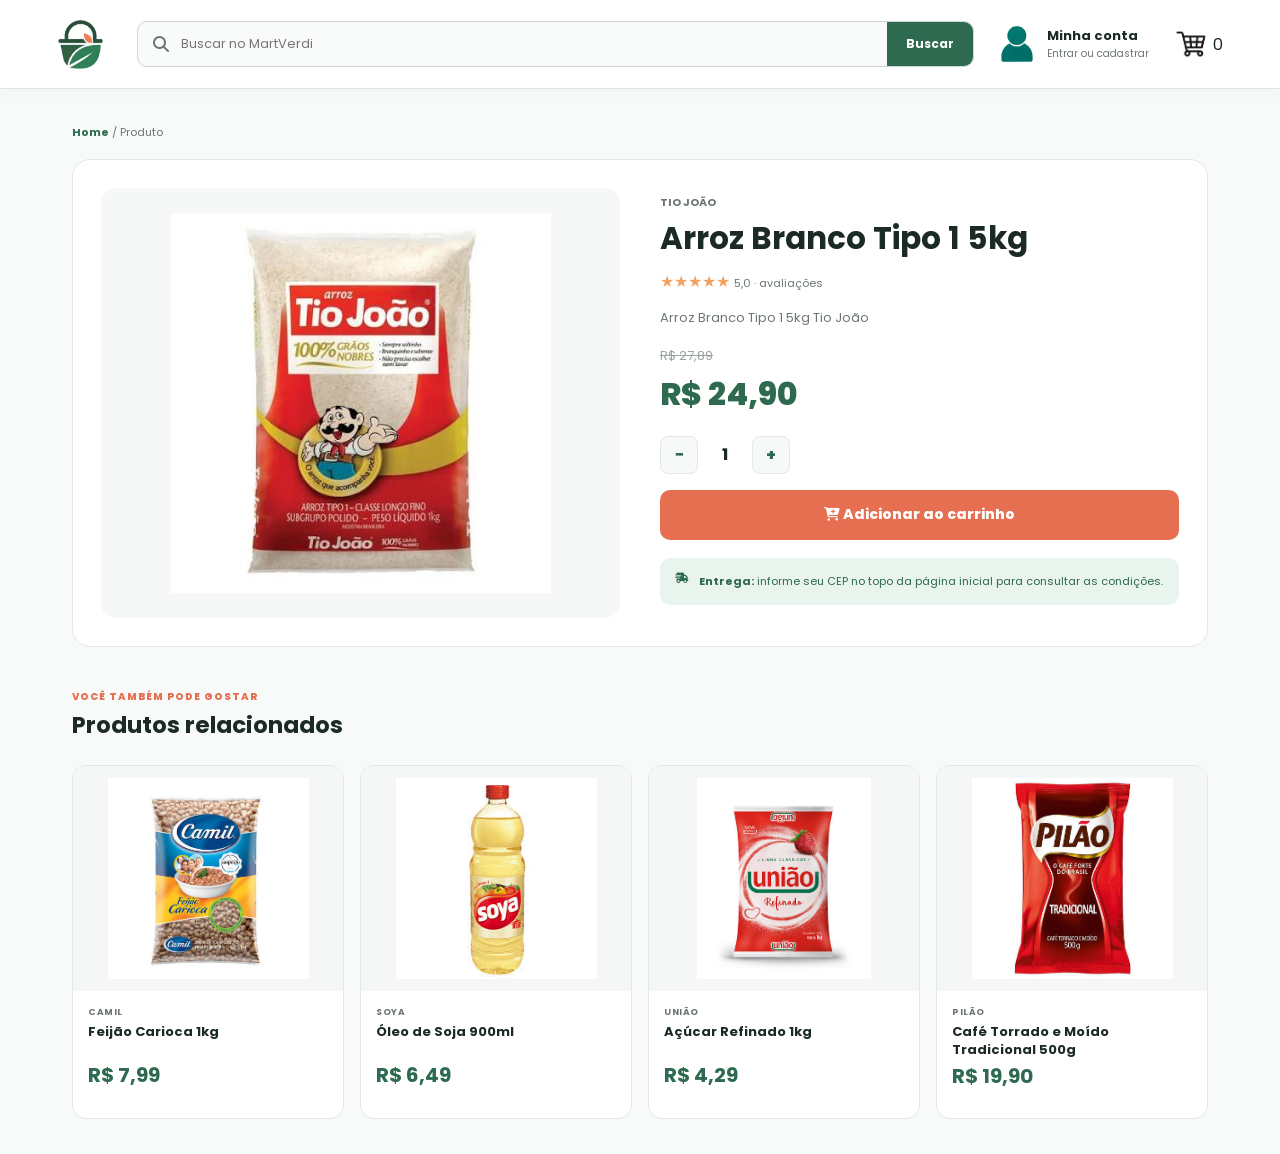
<file: backend/wwwroot/pages/produto.html>
<!DOCTYPE html>
<html lang="pt-BR">
<head>
  <meta charset="UTF-8"><meta name="viewport" content="width=device-width,initial-scale=1.0"><meta name="theme-color" content="#2D6A4F">
  <title>Produto | MartVerdi</title><link rel="icon" type="image/png" href="../favicon.png">
  <link rel="preconnect" href="https://fonts.googleapis.com"><link rel="preconnect" href="https://fonts.gstatic.com" crossorigin><link href="https://fonts.googleapis.com/css2?family=Poppins:wght@400;500;600;700;800&display=swap" rel="stylesheet"><link rel="stylesheet" href="https://cdnjs.cloudflare.com/ajax/libs/font-awesome/6.5.2/css/all.min.css"><link rel="stylesheet" href="../assets/css/style.css">
  <style>
    /* Página individual: layout de produto e recomendações. */
    .produto-detalhe{max-width:1180px;margin:35px auto;padding:0 22px}.produto-breadcrumb{font-size:11px;color:var(--muted);margin-bottom:18px}.produto-breadcrumb a{color:var(--primary);font-weight:700;text-decoration:none}.produto-main{background:#fff;border:1px solid var(--line);border-radius:18px;padding:28px;display:grid;grid-template-columns:1fr 1fr;gap:40px}.produto-foto{min-height:430px;background:#F6F8F7;border-radius:15px;display:flex;align-items:center;justify-content:center;padding:25px}.produto-foto img{width:100%;height:380px;object-fit:contain}.produto-detalhe-info .marca{font-size:11px;color:var(--muted);text-transform:uppercase;font-weight:700}.produto-detalhe-info h1{font-size:31px;line-height:1.15;margin:8px 0}.produto-detalhe-info .descricao{font-size:13px;line-height:1.7;color:var(--muted)}.produto-detalhe-info .avaliacao{color:#F4A261;margin:12px 0}.preco-antigo{color:#9AA39F;text-decoration:line-through;font-size:13px}.preco-atual{display:block;color:var(--primary);font-size:32px;font-weight:800;margin:3px 0 18px}.quantidade{display:flex;align-items:center;gap:12px;margin:16px 0}.quantidade button{width:38px;height:38px;border:1px solid var(--line);background:#F7F9F8;border-radius:8px;color:var(--primary);font-weight:800}.quantidade span{min-width:30px;text-align:center;font-weight:800}.btn-comprar{width:100%;height:50px;border:0;border-radius:10px;background:var(--cta);color:#fff;font-weight:800;font-size:14px}.btn-comprar:hover{background:var(--cta-hover)}.entrega-box{margin-top:18px;padding:15px;border-radius:11px;background:var(--soft);color:var(--primary);font-size:11px;display:flex;gap:10px}.relacionados{max-width:1180px;margin:35px auto;padding:0 22px}.relacionados h2{font-size:23px}@media(max-width:760px){.produto-main{grid-template-columns:1fr;padding:16px;gap:18px}.produto-foto{min-height:280px}.produto-foto img{height:250px}.produto-detalhe-info h1{font-size:25px}}
  </style>
</head>
<body>
  <!-- CABEÇALHO SIMPLIFICADO DA PÁGINA DE PRODUTO. -->
  <header class="site-header"><div class="header-principal"><a href="../index.html" class="logo"><img src="../assets/img/martverdi-icon.png" alt="MartVerdi"></a><div class="busca-container"><form class="busca" action="../index.html#alimentos"><i class="fa-solid fa-magnifying-glass"></i><input placeholder="Buscar no MartVerdi"><button>Buscar</button></form></div><a href="./login.html" id="linkMinhaConta" class="usuario-topo"><img src="../assets/img/conta.png" alt="Conta"><div><strong>Minha conta</strong><span id="usuarioTopo">Entrar ou cadastrar</span></div></a><a href="./carrinho.html" class="carrinho-link"><img src="../assets/img/carrinho.png" alt="Carrinho"><span id="contador">0</span></a></div></header>
  <main class="produto-detalhe"><div class="produto-breadcrumb"><a href="../index.html">Home</a> / <span>Produto</span></div><section class="produto-main" id="produtoMain"><div class="produto-foto"><img id="produtoImagem" src="" alt=""></div><div class="produto-detalhe-info"><span class="marca" id="produtoMarca"></span><h1 id="produtoNome">Carregando...</h1><div class="avaliacao">★★★★★ <span style="color:var(--muted);font-size:11px">5,0 · avaliações</span></div><p class="descricao" id="produtoDescricao"></p><div id="produtoPreco"></div><div class="quantidade"><button id="menos">−</button><span id="quantidade">1</span><button id="mais">+</button></div><button class="btn-comprar" id="adicionar"><i class="fa-solid fa-cart-plus"></i> Adicionar ao carrinho</button><div class="entrega-box"><i class="fa-solid fa-truck-fast"></i><span><strong>Entrega:</strong> informe seu CEP no topo da página inicial para consultar as condições.</span></div></div></section></main>
  <section class="relacionados"><div class="section-heading"><div><span class="section-kicker">VOCÊ TAMBÉM PODE GOSTAR</span><h2>Produtos relacionados</h2></div></div><div class="produtos-grid" id="relacionadosGrid"></div></section>
  <div id="toast" class="toast"></div>
  <script>
    /* Página individual: lê o ID pela URL, carrega o JSON e adiciona o produto ao carrinho. */
    const $=s=>document.querySelector(s); const moeda=v=>Number(v||0).toLocaleString('pt-BR',{style:'currency',currency:'BRL'}); const id=Number(new URLSearchParams(location.search).get('id')); let produto=null; let quantidade=1;
    const toast=m=>{const t=$('#toast');t.textContent=m;t.classList.add('show');setTimeout(()=>t.classList.remove('show'),2200)};
    const esc=v=>String(v??'').replace(/[&<>"']/g,c=>({'&':'&amp;','<':'&lt;','>':'&gt;','"':'&quot;',"'":'&#39;'}[c]));
    fetch('../data/produtos.json').then(r=>r.json()).then(lista=>{produto=lista.find(p=>p.id===id)||lista[0];$('#produtoImagem').src=new URL(produto.imagem, location.href.replace(/pages\/produto\.html.*$/,'')).href;$('#produtoImagem').alt=produto.nome;$('#produtoMarca').textContent=produto.marca;$('#produtoNome').textContent=produto.nome;$('#produtoDescricao').textContent=produto.descricao||`${produto.nome} ${produto.marca}. Produto disponível no catálogo MartVerdi.`;$('#produtoPreco').innerHTML=produto.oferta?`<span class="preco-antigo">${moeda(produto.preco*1.12)}</span><span class="preco-atual">${moeda(produto.preco)}</span>`:`<span class="preco-atual">${moeda(produto.preco)}</span>`;const relacionados=lista.filter(p=>p.categoria===produto.categoria&&p.id!==produto.id).slice(0,4);$('#relacionadosGrid').innerHTML=relacionados.map(p=>`<article class="produto-card"><div class="produto-imagem"><a href="./produto.html?id=${p.id}"><img src="${esc(new URL(p.imagem, location.href.replace(/pages\/produto\.html.*$/,'')).href)}" alt="${esc(p.nome)}"></a></div><div class="produto-info"><span class="produto-marca">${esc(p.marca)}</span><a class="produto-nome" href="./produto.html?id=${p.id}">${esc(p.nome)}</a><strong class="preco-produto">${moeda(p.preco)}</strong></div></article>`).join('');$('#contador').textContent=(JSON.parse(localStorage.getItem('carrinhoItens')||'[]')).length;});
    $('#menos').onclick=()=>{quantidade=Math.max(1,quantidade-1);$('#quantidade').textContent=quantidade};$('#mais').onclick=()=>{quantidade++;$('#quantidade').textContent=quantidade};
    $('#adicionar').onclick=()=>{if(!produto)return;if(!localStorage.getItem('usuarioLogado')){localStorage.setItem('martverdiProdutoPendente',JSON.stringify({...produto,quantidade}));localStorage.setItem('martverdiDestinoLogin',location.href);location.href='./login.html';return}const itens=JSON.parse(localStorage.getItem('carrinhoItens')||'[]');for(let i=0;i<quantidade;i++)itens.push({...produto,imagem:new URL(produto.imagem, location.href.replace(/pages\/produto\.html.*$/,'')).href,quantidade:1});localStorage.setItem('carrinhoItens',JSON.stringify(itens));localStorage.setItem('carrinho',itens.length);$('#contador').textContent=itens.length;toast('Produto adicionado ao carrinho.');};
  </script>
<script>
  // Atualiza o destino de "Minha conta" conforme o estado da sessão.
  (() => {
    const usuario = localStorage.getItem('usuarioLogado');
    const linkConta = document.getElementById('linkMinhaConta');
    const nome = document.getElementById('usuarioTopo');
    if (usuario) {
      if (linkConta) linkConta.href = './painel.html';
      if (nome) nome.textContent = `Olá, ${usuario}`;
    }
  })();
</script>
</body>
</html>
</file>
<file: backend/wwwroot/assets/css/style.css>
/* =========================================================
   MARTVERDI - CSS PRINCIPAL
   Organização: variáveis → base → topo → catálogo → cards →
   seções → modal/toast → responsividade.
   ========================================================= */
:root{--bg:#F8FAF9;--white:#fff;--text:#1B2A23;--primary:#2D6A4F;--primary-dark:#24543F;--cta:#E76F51;--cta-hover:#D85B3B;--promo:#F4A261;--muted:#6D7772;--line:#E1E8E4;--soft:#EAF4EE;--shadow:0 10px 30px rgba(27,42,35,.07)}
*{box-sizing:border-box}html{scroll-behavior:smooth}body{margin:0;background:var(--bg);color:var(--text);font-family:Poppins,Arial,sans-serif}button,input,select{font:inherit}button{cursor:pointer}a{color:inherit}img{max-width:100%}

/* ========================= TOPO ========================= */
.top-bar{background:var(--primary-dark);color:#fff;font-size:11px}.top-bar-inner{max-width:1500px;margin:auto;min-height:35px;padding:0 4%;display:flex;align-items:center;justify-content:space-between;gap:20px}.top-links-left,.top-links-right{display:flex;gap:18px;align-items:center}.top-bar a{text-decoration:none;opacity:.95}.top-bar a:hover{color:#fff;text-decoration:underline}.top-links-right{color:#DCEBE3}

/* ========================= CABEÇALHO ========================= */
.site-header{background:#fff;position:sticky;top:0;z-index:30;border-bottom:1px solid var(--line);box-shadow:0 2px 12px rgba(27,42,35,.03)}.header-principal{max-width:1500px;margin:auto;min-height:88px;padding:14px 4%;display:grid;grid-template-columns:64px minmax(260px,1fr) auto 58px;align-items:center;gap:22px}.logo{width:58px;height:58px;display:flex;align-items:center;justify-content:center}.logo img{width:55px;height:55px;object-fit:contain}.busca-container{position:relative}.busca{height:46px;border:1px solid #CCD8D1;border-radius:10px;background:#F9FBFA;display:flex;align-items:center;padding-left:15px;overflow:hidden}.busca:focus-within{border-color:var(--primary);box-shadow:0 0 0 3px rgba(45,106,79,.08)}.busca>i{color:var(--muted)}.busca input{border:0;outline:0;background:transparent;flex:1;padding:0 12px;font-size:13px;color:var(--text);min-width:0}.busca button{height:100%;padding:0 19px;border:0;background:var(--primary);color:#fff;font-size:12px;font-weight:700}.busca button:hover{background:var(--primary-dark)}.resultado-busca{position:absolute;left:0;right:0;top:53px;background:#fff;border:1px solid var(--line);border-radius:12px;box-shadow:0 15px 35px rgba(27,42,35,.13);overflow:hidden;display:none;z-index:60}.resultado-busca.aberto{display:block}.item-resultado{width:100%;border:0;background:#fff;display:flex;align-items:center;gap:11px;padding:11px 13px;text-align:left}.item-resultado:hover{background:#F4F8F5}.item-resultado img{width:44px;height:44px;object-fit:contain;border:1px solid var(--line);border-radius:7px}.item-resultado span{display:flex;flex-direction:column;gap:2px;flex:1}.item-resultado strong{font-size:12px}.item-resultado small{font-size:10px;color:var(--muted)}.item-resultado>i{color:var(--primary);font-size:11px}.item-resultado.vazio{padding:15px}.usuario-topo{display:flex;align-items:center;gap:9px;text-decoration:none;white-space:nowrap}.usuario-topo img{width:42px;height:42px;object-fit:contain}.usuario-topo div{display:flex;flex-direction:column}.usuario-topo strong{font-size:13px}.usuario-topo span{font-size:10px;color:var(--muted)}.carrinho-link{width:52px;height:52px;display:flex;align-items:center;justify-content:center;position:relative;text-decoration:none}.carrinho-link img{width:42px;height:42px;object-fit:contain;transition:.2s}.carrinho-link:hover img{transform:scale(1.08)}#contadorCarrinho{position:absolute;top:0;right:-1px;min-width:20px;height:20px;padding:0 5px;display:flex;align-items:center;justify-content:center;background:var(--cta);color:#fff;border-radius:999px;font-size:10px;font-weight:800}
.menu-secundario{max-width:1500px;margin:auto;min-height:54px;padding:7px 4%;display:flex;align-items:center;gap:22px;border-top:1px solid #F0F3F1}.departamentos{padding:10px 14px;border:1px solid var(--primary);border-radius:9px;background:#fff;color:var(--primary);display:flex;align-items:center;gap:8px;font-size:12px;font-weight:700}.departamentos:hover{background:var(--primary);color:#fff}.menu-secundario nav{display:flex;gap:24px;flex:1;overflow:hidden}.menu-secundario nav a{font-size:12px;text-decoration:none;white-space:nowrap}.menu-secundario nav a:hover{color:var(--cta)}.cep{border:0;background:transparent;color:var(--primary);display:flex;align-items:center;gap:7px;font-size:12px;font-weight:700;white-space:nowrap}.departamentos-menu{max-width:1500px;margin:auto;padding:12px 4%;display:flex;flex-wrap:wrap;gap:8px;background:#fff;border-top:1px solid var(--line);box-shadow:0 12px 25px rgba(27,42,35,.08)}.departamentos-menu button{border:1px solid var(--line);background:var(--soft);color:var(--primary);border-radius:999px;padding:8px 13px;font-size:11px;font-weight:700}

/* ========================= BANNER / CARROSSEL ========================= */
.banner-carousel{max-width:1500px;height:424px;margin:24px auto 0;border-radius:17px;overflow:hidden;position:relative;background:var(--primary-dark)}.banner-track{display:flex;width:400%;height:100%;transition:transform .75s cubic-bezier(.65,0,.25,1)}.banner-slide{width:25%;flex:0 0 25%;height:100%}.banner-slide img{width:100%;height:100%;display:block;object-fit:cover}.banner-arrow{position:absolute;top:50%;transform:translateY(-50%);width:40px;height:40px;border:1px solid rgba(255,255,255,.55);border-radius:50%;background:rgba(0,0,0,.18);color:#fff;z-index:3}.banner-arrow:hover{background:rgba(0,0,0,.35);transform:translateY(-50%) scale(1.05)}.banner-prev{left:16px}.banner-next{right:16px}.banner-dots{position:absolute;left:0;right:0;bottom:15px;display:flex;justify-content:center;gap:7px;z-index:3}.banner-dots button{width:8px;height:8px;border:0;padding:0;border-radius:999px;background:rgba(255,255,255,.5)}.banner-dots button.active{width:25px;background:#fff}

/* ========================= BENEFÍCIOS ========================= */
.beneficios{max-width:1500px;margin:auto;padding:20px 4%;display:grid;grid-template-columns:repeat(4,1fr);gap:14px}.beneficios>div{background:#fff;border:1px solid var(--line);border-radius:11px;padding:14px;display:flex;align-items:center;gap:11px}.beneficios>div>i{color:var(--primary);font-size:21px}.beneficios strong,.beneficios span{display:block}.beneficios strong{font-size:12px}.beneficios span{font-size:10px;color:var(--muted);margin-top:2px}

/* ========================= SEÇÕES / TÍTULOS ========================= */
.section-heading{display:flex;align-items:end;justify-content:space-between;gap:20px;margin-bottom:22px}.section-heading h2,.alimentos-heading h2,.sobre h2{font-size:28px;line-height:1.15;margin:5px 0}.section-heading p,.alimentos-heading p,.sobre>p{margin:0;color:var(--muted);font-size:12px}.section-heading>a{color:var(--primary);text-decoration:none;font-size:12px;font-weight:700}.section-kicker{font-size:10px;color:var(--cta);font-weight:800;letter-spacing:1px}.categorias,.produtos,.alimentos,.sobre,.contato{max-width:1500px;margin:auto;padding:34px 4%}.categorias-grid{display:grid;grid-template-columns:repeat(3,1fr);gap:14px}.categoria-card{border:1px solid var(--line);background:#fff;border-radius:13px;padding:18px;display:flex;align-items:center;gap:15px;text-align:left;transition:.2s}.categoria-card:hover{transform:translateY(-3px);box-shadow:var(--shadow);border-color:#C8D9D0}.categoria-card i{width:47px;height:47px;border-radius:12px;background:var(--soft);color:var(--primary);display:flex;align-items:center;justify-content:center;font-size:21px}.categoria-card h3{margin:0;font-size:15px}.categoria-card p{margin:4px 0 0;color:var(--muted);font-size:10px}

/* ========================= CARDS DE PRODUTO ========================= */
.produtos-grid{display:grid;grid-template-columns:repeat(4,1fr);gap:16px}.produto-card{background:#fff;border:1px solid var(--line);border-radius:14px;overflow:hidden;transition:transform .2s,box-shadow .2s}.produto-card:hover{transform:translateY(-5px);box-shadow:0 13px 30px rgba(27,42,35,.1)}.produto-imagem{height:225px;background:#F5F7F6;position:relative;overflow:hidden}.produto-link-img{display:block;width:100%;height:100%}.produto-imagem img{width:100%;height:100%;object-fit:contain;display:block;padding:12px;transition:transform .25s}.produto-card:hover .produto-imagem img{transform:scale(1.04)}.produto-badge,.desconto-badge{position:absolute;z-index:2;top:12px;padding:5px 8px;border-radius:999px;font-size:9px;font-weight:800}.produto-badge{left:12px;background:var(--promo);color:var(--text)}.desconto-badge{left:72px;background:var(--cta);color:#fff}.favorito-btn{position:absolute;z-index:3;right:11px;top:10px;width:34px;height:34px;border:1px solid var(--line);border-radius:50%;background:#fff;color:var(--muted)}.favorito-btn:hover,.favorito-btn.ativo{color:var(--cta)}.produto-info{padding:15px}.produto-marca{display:block;color:var(--muted);font-size:9px;text-transform:uppercase;font-weight:700;letter-spacing:.5px;margin-bottom:4px}.produto-nome{display:block;text-decoration:none;font-size:13px;font-weight:700;line-height:1.35;min-height:35px}.produto-nome:hover{color:var(--primary)}.stars{color:#F4A261;font-size:11px;margin:8px 0}.stars small{color:var(--muted);font-size:9px}.preco-anterior{text-decoration:line-through;color:#9AA39F;font-size:10px}.preco-produto{display:block;color:var(--primary);font-size:20px;margin:2px 0 12px}.btn-carrinho{width:100%;border:0;border-radius:8px;padding:10px;background:var(--cta);color:#fff;font-size:11px;font-weight:800}.btn-carrinho:hover{background:var(--cta-hover)}

/* ========================= FAIXA PROMOCIONAL ========================= */
.promo-strip{max-width:1500px;margin:0 auto;padding:26px 4%;border-radius:16px;background:linear-gradient(100deg,var(--primary-dark),var(--primary));color:#fff;display:flex;align-items:center;justify-content:space-between;gap:20px}.promo-strip span{font-size:10px;color:var(--promo);font-weight:800;letter-spacing:1px}.promo-strip h2{margin:5px 0;font-size:22px}.promo-strip p{margin:0;color:#E8F1EC;font-size:11px}.promo-button{background:var(--cta);color:#fff;text-decoration:none;border-radius:8px;padding:11px 16px;font-size:11px;font-weight:800;white-space:nowrap}.promo-button:hover{background:var(--cta-hover)}

/* ========================= CATÁLOGO / FILTROS ========================= */
.alimentos-heading{display:flex;align-items:end;justify-content:space-between;gap:20px;margin-bottom:18px}.alimentos-heading>strong{color:var(--primary);font-size:13px}.catalog-toolbar{margin-bottom:15px}.categoria-chips{display:flex;gap:8px;overflow:auto;padding:3px 0 8px}.categoria-chip{flex:0 0 auto;border:1px solid var(--line);background:#fff;color:var(--text);padding:9px 13px;border-radius:999px;font-size:10px;font-weight:700}.categoria-chip:hover,.categoria-chip.active{background:var(--primary);color:#fff;border-color:var(--primary)}.alimentos-layout{display:grid;grid-template-columns:225px minmax(0,1fr);gap:22px}.filtros-alimentos{background:#fff;border:1px solid var(--line);border-radius:13px;padding:17px;height:max-content;position:sticky;top:160px}.filtros-topo{display:flex;justify-content:space-between;align-items:center;margin-bottom:15px}.filtros-topo strong{font-size:14px}.filtros-topo button{border:0;background:none;color:var(--cta);font-size:10px;font-weight:700}.filtro-grupo{border-top:1px solid #EEF2F0;padding:14px 0;display:grid;gap:9px}.filtro-grupo>strong{font-size:11px}.filtro-grupo label{font-size:11px;color:var(--muted)}.filtro-grupo input[type=checkbox]{accent-color:var(--primary)}.preco-inputs{display:grid;grid-template-columns:1fr 1fr;gap:7px}.preco-inputs input{width:100%;height:35px;border:1px solid var(--line);border-radius:7px;padding:0 8px;font-size:10px;outline:none}.resultado-topo{display:flex;justify-content:space-between;align-items:center;margin-bottom:14px;color:var(--muted);font-size:11px}.resultado-topo strong{color:var(--text)}.resultado-topo select{border:1px solid var(--line);background:#fff;border-radius:7px;padding:8px;font-size:10px;margin-left:5px}.alimentos-vazio{text-align:center;padding:50px 15px;background:#fff;border:1px dashed #CBD8D1;border-radius:13px}.alimentos-vazio i{font-size:30px;color:var(--primary)}.alimentos-vazio h3{margin:10px 0 5px}.alimentos-vazio p{font-size:11px;color:var(--muted)}

/* ========================= CONFIANÇA / INSTITUCIONAL ========================= */
.confia{max-width:1500px;margin:0 auto;padding:0 4% 35px;display:grid;grid-template-columns:repeat(4,1fr);gap:12px}.confia>div{background:#fff;border:1px solid var(--line);border-radius:12px;padding:15px;display:grid;grid-template-columns:32px 1fr;column-gap:9px}.confia i{grid-row:span 2;color:var(--primary);font-size:19px}.confia strong{font-size:11px}.confia span{font-size:9px;color:var(--muted)}.sobre{background:#fff;border-top:1px solid var(--line);border-bottom:1px solid var(--line)}.sobre-numeros{display:flex;gap:35px;margin-top:22px}.sobre-numeros h3{margin:0;color:var(--primary);font-size:25px}.sobre-numeros span{color:var(--muted);font-size:10px}.contato-grid{display:grid;grid-template-columns:repeat(3,1fr);gap:14px}.contato-card{background:#fff;border:1px solid var(--line);border-radius:13px;padding:20px}.contato-card>i{font-size:21px;color:var(--primary)}.contato-card h3{font-size:14px;margin:10px 0 6px}.contato-card p{margin:3px 0;color:var(--muted);font-size:11px}

/* ========================= RODAPÉ ========================= */
footer{background:var(--primary-dark);color:#fff;padding:40px 4% 18px}.footer-container{max-width:1500px;margin:auto;display:grid;grid-template-columns:2fr 1fr 1fr 1.2fr;gap:30px}.footer-container>div{display:flex;flex-direction:column;gap:7px}.footer-container h3{font-size:13px;margin:0 0 5px}.footer-container p,.footer-container a{font-size:10px;color:#DCEBE3;text-decoration:none;margin:0}.footer-container a:hover{color:#fff}.footer-logo{width:48px;height:48px;object-fit:contain;filter:brightness(0) invert(1);margin-bottom:5px}.footer-safe{margin-top:8px}.footer-bottom{max-width:1500px;margin:28px auto 0;padding-top:15px;border-top:1px solid rgba(255,255,255,.14);font-size:9px;color:#BFD3C8;text-align:center}

/* ========================= MODAL CEP / TOAST ========================= */
.cep-modal[hidden]{display:none}.cep-modal{position:fixed;inset:0;z-index:100}.cep-modal-overlay{position:absolute;inset:0;background:rgba(0,0,0,.45)}.cep-modal-card{position:relative;width:min(430px,calc(100% - 30px));margin:12vh auto;background:#fff;border-radius:17px;padding:28px;box-shadow:0 25px 60px rgba(0,0,0,.2)}.cep-modal-fechar{position:absolute;right:13px;top:10px;border:0;background:none;font-size:26px;color:var(--muted)}.cep-modal-card h2{margin:6px 0;font-size:23px}.cep-modal-card p{color:var(--muted);font-size:12px}.cep-modal-card label{font-size:11px;font-weight:700;display:block;margin:18px 0 5px}.cep-modal-card input{width:100%;height:44px;border:1px solid var(--line);border-radius:8px;padding:0 12px;outline:none}.cep-modal-card .btn-primary{width:100%;margin-top:12px}.cep-modal-card small{display:block;color:var(--primary);font-size:11px;margin-top:9px}.btn-primary{border:0;border-radius:8px;background:var(--cta);color:#fff;padding:11px 16px;font-weight:800;cursor:pointer}.btn-primary:hover{background:var(--cta-hover)}.toast{position:fixed;right:20px;bottom:20px;z-index:110;background:var(--primary-dark);color:#fff;border-radius:10px;padding:12px 16px;font-size:11px;font-weight:700;box-shadow:0 12px 30px rgba(0,0,0,.2);opacity:0;transform:translateY(10px);pointer-events:none;transition:.25s}.toast.show{opacity:1;transform:translateY(0)}

/* ========================= ACESSIBILIDADE / MOVIMENTO ========================= */
:focus-visible{outline:3px solid rgba(231,111,81,.35);outline-offset:2px}@media(prefers-reduced-motion:reduce){html{scroll-behavior:auto}*{transition:none!important}}

/* ========================= RESPONSIVIDADE ========================= */
@media(max-width:1050px){.header-principal{grid-template-columns:55px minmax(220px,1fr) auto 48px;gap:13px}.usuario-topo div{display:none}.produtos-grid{grid-template-columns:repeat(3,1fr)}.alimentos-layout{grid-template-columns:190px minmax(0,1fr)}.beneficios,.confia{grid-template-columns:repeat(2,1fr)}.categorias-grid{grid-template-columns:repeat(2,1fr)}.footer-container{grid-template-columns:repeat(2,1fr)}}
@media(max-width:760px){.top-links-left{overflow:auto;white-space:nowrap}.top-links-right{display:none}.header-principal{grid-template-columns:48px 1fr 48px;grid-template-areas:'logo busca cart';min-height:80px;padding:10px 4%}.logo{grid-area:logo}.busca-container{grid-area:busca}.carrinho-link{grid-area:cart}.usuario-topo{display:none}.busca{height:42px}.busca button{font-size:0;padding:0 13px}.busca button:after{content:'\f002';font-family:'Font Awesome 6 Free';font-weight:900;font-size:12px}.menu-secundario{overflow:auto;gap:12px}.menu-secundario nav{display:none}.departamentos{white-space:nowrap}.cep{margin-left:auto}.banner-carousel{height:280px;margin-top:15px;border-radius:12px}.banner-arrow{width:34px;height:34px}.beneficios{grid-template-columns:1fr 1fr;padding:14px 4%}.beneficios>div{padding:11px}.categorias,.produtos,.alimentos,.sobre,.contato{padding-top:28px;padding-bottom:35px}.produtos-grid{grid-template-columns:repeat(2,1fr);gap:10px}.produto-imagem{height:180px}.produto-info{padding:11px}.produto-nome{font-size:11px}.preco-produto{font-size:17px}.btn-carrinho{font-size:10px}.promo-strip{margin:0 4%;padding:20px;flex-direction:column;align-items:flex-start}.alimentos-layout{grid-template-columns:1fr}.filtros-alimentos{position:static}.confia{grid-template-columns:1fr 1fr;padding-bottom:28px}.contato-grid{grid-template-columns:1fr}.footer-container{grid-template-columns:1fr 1fr}.resultado-topo{gap:8px;align-items:flex-start;flex-direction:column}}
@media(max-width:480px){.top-bar{display:none}.header-principal{padding:8px 3%;grid-template-columns:42px 1fr 42px}.logo img{width:43px;height:43px}.carrinho-link{width:42px}.carrinho-link img{width:35px;height:35px}.banner-carousel{height:220px}.banner-slide img{object-fit:cover}.beneficios{grid-template-columns:1fr}.categorias-grid{grid-template-columns:1fr}.produtos-grid{grid-template-columns:1fr 1fr}.produto-imagem{height:155px}.desconto-badge{left:62px}.promo-strip h2{font-size:18px}.alimentos-heading{align-items:flex-start;flex-direction:column}.sobre-numeros{gap:20px}.footer-container{grid-template-columns:1fr}.categoria-chips{padding-bottom:10px}}

/* ========================= ÁREA DO CLIENTE ========================= */
.conta-page{min-height:100vh;background:var(--bg)}
.conta-wrap{max-width:1180px;margin:0 auto;padding:28px 4% 60px}
.conta-breadcrumb{display:flex;align-items:center;gap:8px;color:var(--muted);font-size:12px;margin-bottom:22px}
.conta-breadcrumb a{color:var(--primary);text-decoration:none;font-weight:700}
.conta-breadcrumb i{font-size:9px;color:#9AA7A0}
.conta-layout{display:grid;grid-template-columns:245px minmax(0,1fr);gap:24px;align-items:start}
.conta-sidebar{background:#fff;border:1px solid var(--line);border-radius:16px;padding:20px;box-shadow:var(--shadow);position:sticky;top:105px}
.conta-user{display:flex;align-items:center;gap:12px;padding-bottom:18px;border-bottom:1px solid var(--line)}
.conta-avatar{width:46px;height:46px;border-radius:50%;background:var(--soft);color:var(--primary);display:flex;align-items:center;justify-content:center;font-size:18px;flex:0 0 46px}
.conta-user strong{font-size:14px;line-height:1.2}
.conta-nav{display:grid;gap:7px;margin-top:16px}
.conta-nav button{width:100%;border:0;background:transparent;color:var(--muted);border-radius:9px;padding:11px 12px;display:flex;align-items:center;gap:10px;text-align:left;font-size:11px;font-weight:600}
.conta-nav button i{width:18px;text-align:center}
.conta-nav button:hover{background:#F4F8F5;color:var(--primary)}
.conta-nav button.active{background:var(--soft);color:var(--primary);font-weight:800}
.conta-content h1{font-size:28px;line-height:1.2;margin:0 0 20px}
.conta-section{background:#fff;border:1px solid var(--line);border-radius:16px;padding:22px;margin-bottom:18px;box-shadow:var(--shadow)}
.conta-section-head{display:flex;align-items:center;justify-content:space-between;gap:15px;margin-bottom:20px}
.conta-section-head h2{font-size:18px;margin:0}
.btn-outline{border:1px solid var(--primary);background:#fff;color:var(--primary);border-radius:8px;padding:9px 13px;font-size:10px;font-weight:800}
.btn-outline:hover{background:var(--primary);color:#fff}
.conta-grid{display:grid;grid-template-columns:repeat(2,minmax(0,1fr));gap:18px 20px}
.conta-field label{display:block;color:var(--muted);font-size:10px;font-weight:700;margin-bottom:6px}
.conta-field .valor{min-height:42px;display:flex;align-items:center;border:1px solid #EEF2F0;background:#F9FBFA;border-radius:8px;padding:0 12px;font-size:12px;color:var(--text)}
.conta-field input{display:none;width:100%;height:42px;border:1px solid #CCD8D1;border-radius:8px;padding:0 11px;background:#fff;color:var(--text);outline:none;font-size:12px}
.conta-field input:focus{border-color:var(--primary);box-shadow:0 0 0 3px rgba(45,106,79,.08)}
.conta-section.conta-editando .conta-field .valor{display:none}
.conta-section.conta-editando .conta-field input{display:block}
.conta-actions{display:none;justify-content:flex-end;gap:9px;margin-top:20px;padding-top:18px;border-top:1px solid #EEF2F0}
.conta-section.conta-editando .conta-actions{display:flex}
.btn-secondary{border:1px solid var(--line);background:#fff;color:var(--text);border-radius:8px;padding:10px 15px;font-size:11px;font-weight:700}
.btn-secondary:hover{background:#F4F8F5}
.conta-notice{background:var(--soft);border:1px solid #D8EBDD;color:var(--primary);border-radius:9px;padding:11px 13px;font-size:10px;margin-bottom:16px}
.cartao-card{display:flex;align-items:center;justify-content:space-between;gap:15px;border:1px solid var(--line);border-radius:12px;padding:16px;margin-bottom:12px;background:#FAFCFB}
.cartao-brand{font-size:10px;color:var(--primary);font-weight:800;text-transform:uppercase;margin-bottom:5px}
.cartao-number{font-size:15px;font-weight:700;letter-spacing:1px}
.cartao-meta{font-size:10px;color:var(--muted);margin-top:6px}
.btn-delete-card{border:0;background:#FFF0ED;color:var(--cta);border-radius:7px;padding:8px 11px;font-size:10px;font-weight:800}
.btn-delete-card:hover{background:#FFE1DA}
.cartao-form{display:grid;grid-template-columns:1fr 1fr;gap:10px;margin-top:16px;padding-top:16px;border-top:1px solid var(--line)}
.cartao-form .full{grid-column:1/-1}
.cartao-form input,.cartao-form select{height:42px;border:1px solid var(--line);border-radius:8px;padding:0 11px;background:#fff;outline:none;font-size:11px}
.cartao-form input:focus,.cartao-form select:focus{border-color:var(--primary)}
.conta-empty{text-align:center;padding:38px 20px;border:1px dashed #CBD8D1;border-radius:12px;background:#FAFCFB}
.conta-empty i{font-size:28px;color:var(--primary)}
.conta-empty p{color:var(--muted);font-size:11px;line-height:1.6;margin:10px auto;max-width:500px}
.conta-empty strong{font-size:12px;color:var(--text)}
.conta-view[hidden]{display:none!important}

@media(max-width:800px){
  .conta-layout{grid-template-columns:1fr}
  .conta-sidebar{position:static}
  .conta-nav{grid-template-columns:repeat(2,1fr)}
  .conta-grid{grid-template-columns:1fr}
}
@media(max-width:480px){
  .conta-wrap{padding:20px 4% 40px}
  .conta-section{padding:16px}
  .conta-section-head{align-items:flex-start;flex-direction:column}
  .conta-section-head .btn-outline{width:100%}
  .conta-nav{grid-template-columns:1fr}
  .conta-actions{flex-direction:column}
  .conta-actions button{width:100%}
  .cartao-card{align-items:flex-start;flex-direction:column}
  .btn-delete-card{width:100%}
  .cartao-form{grid-template-columns:1fr}
  .cartao-form .full{grid-column:auto}
}
</file>
